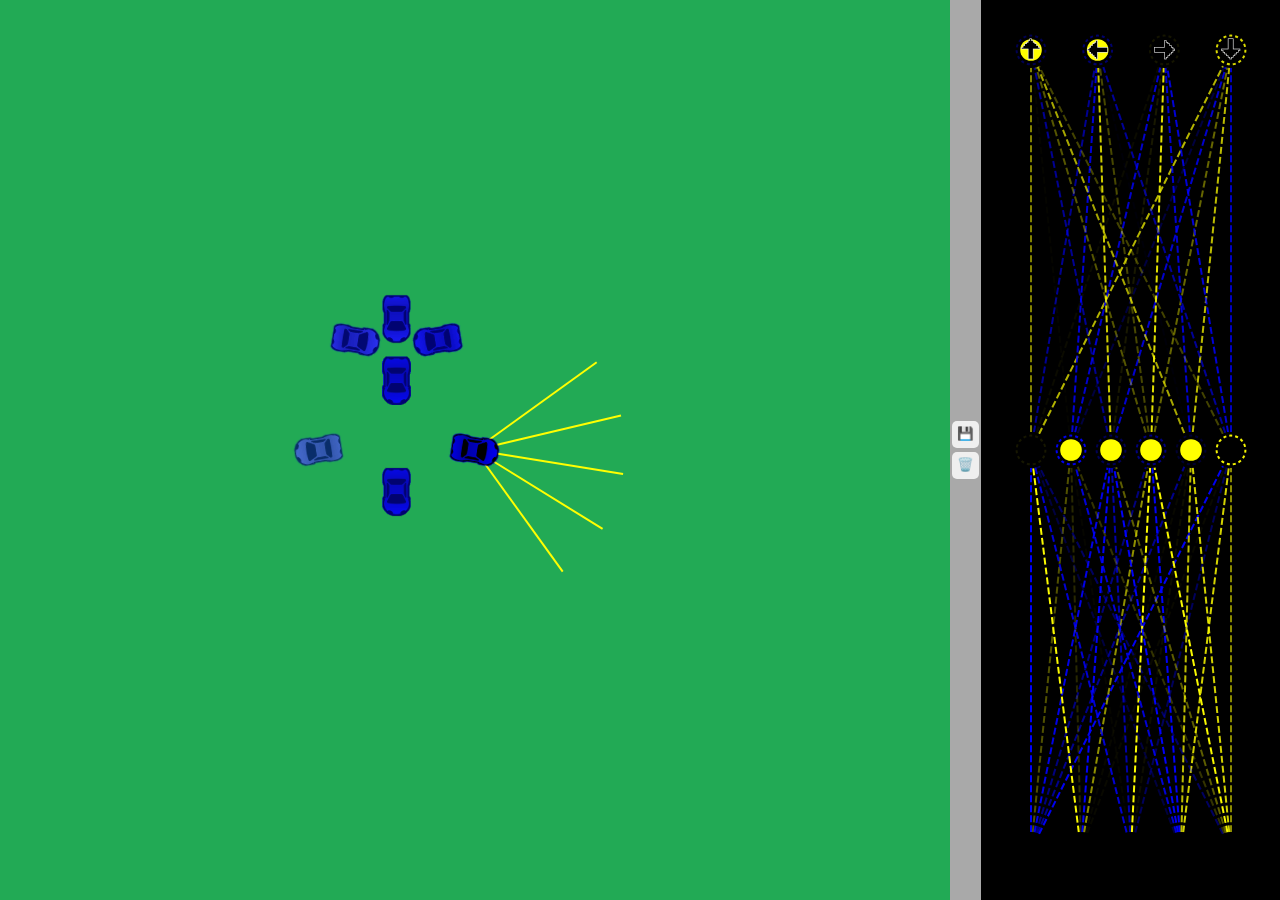
<file: 10. OpenStreetMap/index.html>
<!DOCTYPE html>
<head>
    <title>Self-driving car - No libraries</title>
    <link rel="stylesheet" href="style.css">
</head>
<body>
    <canvas id="carCanvas"></canvas>
    <div id="verticalButtons">
        <button onclick="save()">💾</button>
        <button onclick="discard()">🗑️</button>
    </div>
    <canvas id="networkCanvas"></canvas>
    <script src="world/js/world.js"></script>
    <script src="world/js/viewport.js"></script>
    <script src="world/js/markings/marking.js"></script>
    <script src="world/js/markings/stop.js"></script>
    <script src="world/js/markings/start.js"></script>
    <script src="world/js/markings/crossing.js"></script>
    <script src="world/js/markings/parking.js"></script>
    <script src="world/js/markings/light.js"></script>
    <script src="world/js/markings/target.js"></script>
    <script src="world/js/markings/yield.js"></script>
    <script src="world/js/editors/markingEditor.js"></script>
    <script src="world/js/editors/graphEditor.js"></script>
    <script src="world/js/editors/crossingEditor.js"></script>
    <script src="world/js/editors/stopEditor.js"></script>
    <script src="world/js/editors/startEditor.js"></script>
    <script src="world/js/editors/parkingEditor.js"></script>
    <script src="world/js/editors/lightEditor.js"></script>
    <script src="world/js/editors/targetEditor.js"></script>
    <script src="world/js/editors/yieldEditor.js"></script>
    <script src="world/js/items/tree.js"></script>
    <script src="world/js/items/building.js"></script>
    <script src="world/js/math/utils.js"></script>
    <script src="world/js/math/graph.js"></script>
    <script src="world/js/primitives/point.js"></script>
    <script src="world/js/primitives/segment.js"></script>
    <script src="world/js/primitives/polygon.js"></script>
    <script src="world/js/primitives/envelope.js"></script>

    <script src="visualizer.js"></script>
    <script src="network.js"></script>
    <script src="sensor.js"></script>
    <script src="utils.js"></script>
    <script src="controls.js"></script>
    <script src="car.js"></script>
    <script src="main.js"></script>
</body>
</html>
</file>
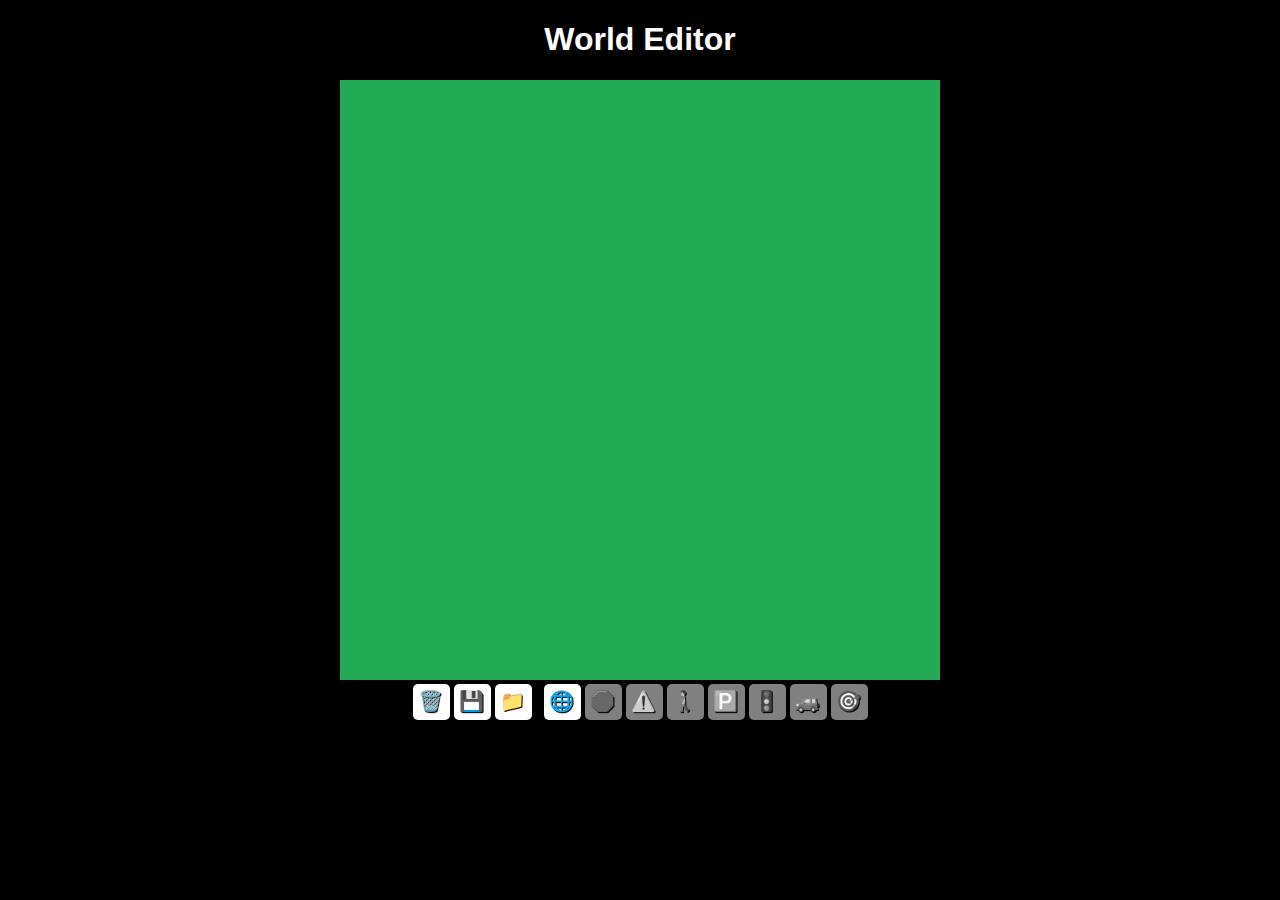
<file: 8. Saving The World/index.html>
<!DOCTYPE html>
<html>
   <head>
      <title>World Editor</title>
      <link rel="stylesheet" href="styles.css"/>
   </head>
   <body>
      <h1>World Editor</h1>
      <canvas id="myCanvas"></canvas>
      <div id="controls">
         <button onclick="dispose()">🗑️</button>
         <button onclick="save()">💾</button>
         <label for="fileInput" class="file-input-label">
            📁
            <input
               type="file"
               id="fileInput"
               accept=".world"
               onchange="load(event)"
            />
         </label>
         &nbsp;
         <button id="graphBtn" onclick="setMode('graph')">🌐</button>
         <button id="stopBtn" onclick="setMode('stop')">🛑</button>
         <button id="yieldBtn" onclick="setMode('yield')">⚠️</button>
         <button id="crossingBtn" onclick="setMode('crossing')">🚶</button>
         <button id="parkingBtn" onclick="setMode('parking')">🅿️</button>
         <button id="lightBtn" onclick="setMode('light')">🚦</button>
         <button id="startBtn" onclick="setMode('start')">🚙</button>
         <button id="targetBtn" onclick="setMode('target')">🎯</button>
      </div>

      <script src="js/world.js"></script>
      <script src="js/viewport.js"></script>
      <script src="js/markings/marking.js"></script>
      <script src="js/markings/stop.js"></script>
      <script src="js/markings/start.js"></script>
      <script src="js/markings/crossing.js"></script>
      <script src="js/markings/parking.js"></script>
      <script src="js/markings/light.js"></script>
      <script src="js/markings/target.js"></script>
      <script src="js/markings/yield.js"></script>
      <script src="js/editors/markingEditor.js"></script>
      <script src="js/editors/graphEditor.js"></script>
      <script src="js/editors/crossingEditor.js"></script>
      <script src="js/editors/stopEditor.js"></script>
      <script src="js/editors/startEditor.js"></script>
      <script src="js/editors/parkingEditor.js"></script>
      <script src="js/editors/lightEditor.js"></script>
      <script src="js/editors/targetEditor.js"></script>
      <script src="js/editors/yieldEditor.js"></script>
      <script src="js/items/tree.js"></script>
      <script src="js/items/building.js"></script>
      <script src="js/math/utils.js"></script>
      <script src="js/math/graph.js"></script>
      <script src="js/primitives/point.js"></script>
      <script src="js/primitives/segment.js"></script>
      <script src="js/primitives/polygon.js"></script>
      <script src="js/primitives/envelope.js"></script>
      <script>
         myCanvas.width = 600;
         myCanvas.height = 600;

         const ctx = myCanvas.getContext("2d");

         const worldString = localStorage.getItem("world");
         const worldInfo = worldString ? JSON.parse(worldString) : null;
         let world = worldInfo
            ? World.load(worldInfo)
            : new World(new Graph());
         const graph = world.graph; 

         const viewport = new Viewport(myCanvas, world.zoom, world.offset);

         const tools = {
            graph: { button: graphBtn, editor: new GraphEditor(viewport, graph) },
            stop: { button: stopBtn, editor: new StopEditor(viewport, world) },
            crossing: { button: crossingBtn, editor: new CrossingEditor(viewport, world) },
            start: { button: startBtn, editor: new StartEditor(viewport, world) },
            parking: { button: parkingBtn, editor: new ParkingEditor(viewport, world) },
            light: { button: lightBtn, editor: new LightEditor(viewport, world) },
            target: { button: targetBtn, editor: new TargetEditor(viewport, world) },
            yield: { button: yieldBtn, editor: new YieldEditor(viewport, world) },
         };

         let oldGraphHash = graph.hash();

         setMode("graph");

         animate();

         function animate() {
            viewport.reset();
            if (graph.hash() != oldGraphHash) {
               world.generate();
               oldGraphHash = graph.hash();
            }
            const viewPoint = scale(viewport.getOffset(), -1);
            world.draw(ctx, viewPoint);
            ctx.globalAlpha = 0.3;
            for (const tool of Object.values(tools)) {
               tool.editor.display();
            }
            requestAnimationFrame(animate);
         }

         function dispose() {
            tools["graph"].editor.dispose();
            world.markings.length = 0;
         }

         function save() {
            world.zoom = viewport.zoom;
            world.offset = viewport.offset;

            const element = document.createElement("a");
            element.setAttribute(
               "href",
               "data:application/json;charset=utf-8," +
                  encodeURIComponent(JSON.stringify(world))
            );

            const fileName = "name.world";
            element.setAttribute("download", fileName);

            element.click();

            localStorage.setItem("world", JSON.stringify(world));
         }

         function load(event) {
            const file = event.target.files[0];

            if (!file) {
               alert("No file selected.");
               return;
            }

            const reader = new FileReader();
            reader.readAsText(file);

            reader.onload = (evt) => {
               const fileContent = evt.target.result;
               const jsonData = JSON.parse(fileContent);
               world = World.load(jsonData);
               localStorage.setItem("world", JSON.stringify(world));
               location.reload();
            }
         }

         function setMode(mode) {
            dissableEditors();
            tools[mode].button.style.backgroundColor = "white";
            tools[mode].button.style.filter = "";
            tools[mode].editor.enable();
         }

         function dissableEditors() {
            for (const tool of Object.values(tools)) {
               tool.button.style.backgroundColor = "gray";
               tool.button.style.filter = "grayscale(100%)";
               tool.editor.disable();
            }
         }
      </script>
   </body>
</html>
</file>
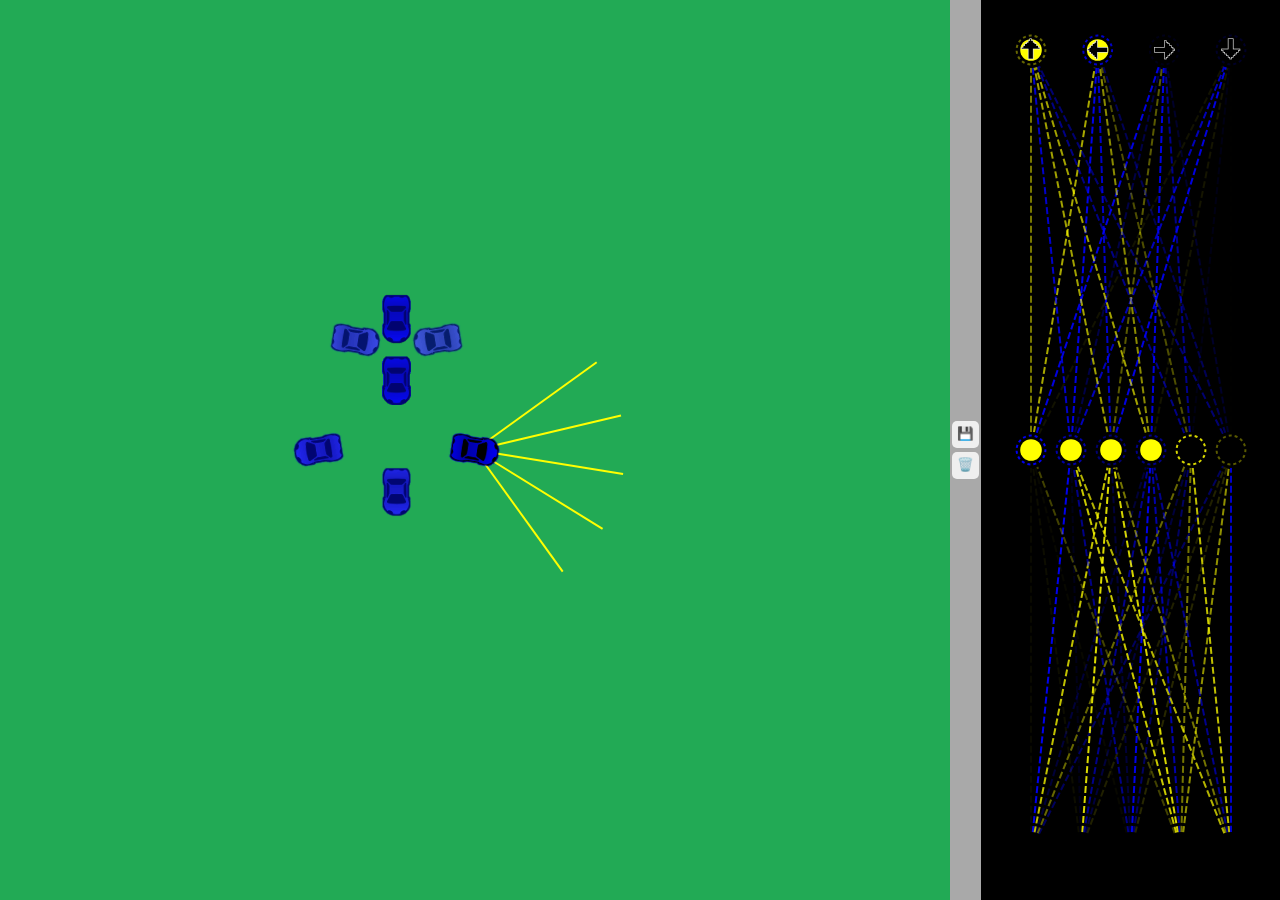
<file: Integration/index.html>
<!DOCTYPE html>
<head>
    <title>DriveX</title>
    <link rel="stylesheet" href="style.css">
</head>
<body>
    <canvas id="carCanvas"></canvas>
    <div id="verticalButtons">
        <button onclick="save()">💾</button>
        <button onclick="discard()">🗑️</button>
    </div>
    <canvas id="networkCanvas"></canvas>
    <script src="world/js/world.js"></script>
    <script src="world/js/viewport.js"></script>
    <script src="world/js/markings/marking.js"></script>
    <script src="world/js/markings/stop.js"></script>
    <script src="world/js/markings/start.js"></script>
    <script src="world/js/markings/crossing.js"></script>
    <script src="world/js/markings/parking.js"></script>
    <script src="world/js/markings/light.js"></script>
    <script src="world/js/markings/target.js"></script>
    <script src="world/js/markings/yield.js"></script>
    <script src="world/js/editors/markingEditor.js"></script>
    <script src="world/js/editors/graphEditor.js"></script>
    <script src="world/js/editors/crossingEditor.js"></script>
    <script src="world/js/editors/stopEditor.js"></script>
    <script src="world/js/editors/startEditor.js"></script>
    <script src="world/js/editors/parkingEditor.js"></script>
    <script src="world/js/editors/lightEditor.js"></script>
    <script src="world/js/editors/targetEditor.js"></script>
    <script src="world/js/editors/yieldEditor.js"></script>
    <script src="world/js/items/tree.js"></script>
    <script src="world/js/items/building.js"></script>
    <script src="world/js/math/utils.js"></script>
    <script src="world/js/math/graph.js"></script>
    <script src="world/js/primitives/point.js"></script>
    <script src="world/js/primitives/segment.js"></script>
    <script src="world/js/primitives/polygon.js"></script>
    <script src="world/js/primitives/envelope.js"></script>

    <script src="visualizer.js"></script>
    <script src="network.js"></script>
    <script src="sensor.js"></script>
    <script src="utils.js"></script>
    <script src="controls.js"></script>
    <script src="car.js"></script>
    <script src="main.js"></script>
</body>
</html>
</file>
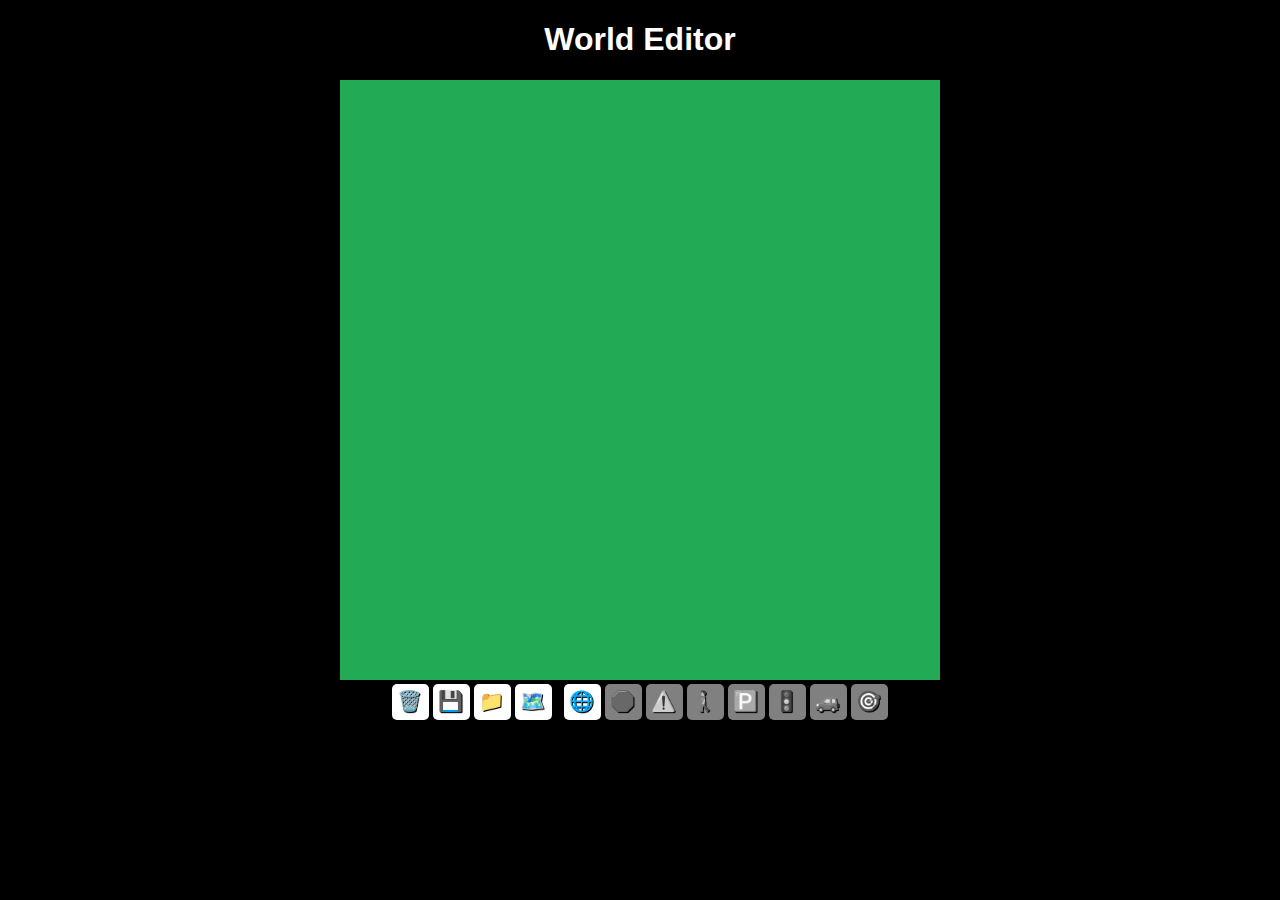
<file: 10. OpenStreetMap/world/index.html>
<!DOCTYPE html>
<html>
   <head>
      <title>World Editor</title>
      <link rel="stylesheet" href="styles.css"/>
   </head>
   <body>
      <h1>World Editor</h1>
      <canvas id="myCanvas"></canvas>
      <div id="controls">
         <button onclick="dispose()">🗑️</button>
         <button onclick="save()">💾</button>
         <label for="fileInput" class="file-input-label">
            📁
            <input
               type="file"
               id="fileInput"
               accept=".world"
               onchange="load(event)"
            />
         </label>
         <button onclick="openOsmPanel()">🗺️</button>
         &nbsp;
         <button id="graphBtn" onclick="setMode('graph')">🌐</button>
         <button id="stopBtn" onclick="setMode('stop')">🛑</button>
         <button id="yieldBtn" onclick="setMode('yield')">⚠️</button>
         <button id="crossingBtn" onclick="setMode('crossing')">🚶</button>
         <button id="parkingBtn" onclick="setMode('parking')">🅿️</button>
         <button id="lightBtn" onclick="setMode('light')">🚦</button>
         <button id="startBtn" onclick="setMode('start')">🚙</button>
         <button id="targetBtn" onclick="setMode('target')">🎯</button>

         <div id="osmPanel" style="display:none;">
            <textarea id="osmDataContainer" rows="10" cols="50" 
               placeholder="Paste OSM data here"></textarea>
            <div>
               <button onclick="parseOsmData()">✔️</button>
               <button onclick="closeOsmPanel()">❌</button>
            </div>
         </div>
      </div>

      <script src="js/world.js"></script>
      <script src="js/viewport.js"></script>
      <script src="js/markings/marking.js"></script>
      <script src="js/markings/stop.js"></script>
      <script src="js/markings/start.js"></script>
      <script src="js/markings/crossing.js"></script>
      <script src="js/markings/parking.js"></script>
      <script src="js/markings/light.js"></script>
      <script src="js/markings/target.js"></script>
      <script src="js/markings/yield.js"></script>
      <script src="js/editors/markingEditor.js"></script>
      <script src="js/editors/graphEditor.js"></script>
      <script src="js/editors/crossingEditor.js"></script>
      <script src="js/editors/stopEditor.js"></script>
      <script src="js/editors/startEditor.js"></script>
      <script src="js/editors/parkingEditor.js"></script>
      <script src="js/editors/lightEditor.js"></script>
      <script src="js/editors/targetEditor.js"></script>
      <script src="js/editors/yieldEditor.js"></script>
      <script src="js/items/tree.js"></script>
      <script src="js/items/building.js"></script>
      <script src="js/math/utils.js"></script>
      <script src="js/math/graph.js"></script>
      <script src="js/math/osm.js"></script>
      <script src="js/primitives/point.js"></script>
      <script src="js/primitives/segment.js"></script>
      <script src="js/primitives/polygon.js"></script>
      <script src="js/primitives/envelope.js"></script>
      <script>
         myCanvas.width = 600;
         myCanvas.height = 600;

         const ctx = myCanvas.getContext("2d");

         const worldString = localStorage.getItem("world");
         const worldInfo = worldString ? JSON.parse(worldString) : null;
         let world = worldInfo
            ? World.load(worldInfo)
            : new World(new Graph());
         const graph = world.graph; 

         const viewport = new Viewport(myCanvas, world.zoom, world.offset);

         const tools = {
            graph: { button: graphBtn, editor: new GraphEditor(viewport, graph) },
            stop: { button: stopBtn, editor: new StopEditor(viewport, world) },
            crossing: { button: crossingBtn, editor: new CrossingEditor(viewport, world) },
            start: { button: startBtn, editor: new StartEditor(viewport, world) },
            parking: { button: parkingBtn, editor: new ParkingEditor(viewport, world) },
            light: { button: lightBtn, editor: new LightEditor(viewport, world) },
            target: { button: targetBtn, editor: new TargetEditor(viewport, world) },
            yield: { button: yieldBtn, editor: new YieldEditor(viewport, world) },
         };

         let oldGraphHash = graph.hash();

         setMode("graph");

         animate();

         function animate() {
            viewport.reset();
            if (graph.hash() != oldGraphHash) {
               world.generate();
               oldGraphHash = graph.hash();
            }
            const viewPoint = scale(viewport.getOffset(), -1);
            world.draw(ctx, viewPoint);
            ctx.globalAlpha = 0.3;
            for (const tool of Object.values(tools)) {
               tool.editor.display();
            }
            requestAnimationFrame(animate);
         }

         function dispose() {
            tools["graph"].editor.dispose();
            world.markings.length = 0;
         }

         function save() {
            world.zoom = viewport.zoom;
            world.offset = viewport.offset;

            const element = document.createElement("a");
            element.setAttribute(
               "href",
               "data:application/json;charset=utf-8," +
                  encodeURIComponent(JSON.stringify(world))
            );

            const fileName = "name.world";
            element.setAttribute("download", fileName);

            element.click();

            localStorage.setItem("world", JSON.stringify(world));
         }

         function load(event) {
            const file = event.target.files[0];

            if (!file) {
               alert("No file selected.");
               return;
            }

            const reader = new FileReader();
            reader.readAsText(file);

            reader.onload = (evt) => {
               const fileContent = evt.target.result;
               const jsonData = JSON.parse(fileContent);
               world = World.load(jsonData);
               localStorage.setItem("world", JSON.stringify(world));
               location.reload();
            }
         }

         function setMode(mode) {
            dissableEditors();
            tools[mode].button.style.backgroundColor = "white";
            tools[mode].button.style.filter = "";
            tools[mode].editor.enable();
         }

         function dissableEditors() {
            for (const tool of Object.values(tools)) {
               tool.button.style.backgroundColor = "gray";
               tool.button.style.filter = "grayscale(100%)";
               tool.editor.disable();
            }
         }

         function openOsmPanel() {
            osmPanel.style.display = "block";
         }

         function closeOsmPanel() {
            osmPanel.style.display = "none";
         }

         function parseOsmData() {
            if (osmDataContainer.value == "") {
               alert("Paste data first");
               return;
            }
            const res = Osm.parseRoads(JSON.parse(osmDataContainer.value));
            graph.points = res.points;
            graph.segments = res.segments;
            closeOsmPanel();
         }
      </script>
   </body>
</html>
</file>
<file: 10. OpenStreetMap/style.css>
body{
    margin:0;
    background:darkgray;
    overflow:hidden;
    display:flex;
    justify-content:center;
    align-items:center;
}

#verticalButtons{
    display:flex;
    flex-direction:column;
}

button{
    border: none;
    border-radius: 5px;
    padding: 5px 5px 7px 5px;
    margin: 2px;
    cursor:pointer;
}
button:hover{
    background:blue;
}

#networkCanvas{
    background:black;
}
#carCanvas{
    background:#2a5;
}
</file>
<file: 8. Saving The World/styles.css>
body {
   background-color: black;
   text-align: center;
}

h1 {
   color: white;
   font-family: Arial;
}

#myCanvas {
   background-color: #2a5;
}

button, .file-input-label {
   display: inline-block;
   background-color: white;
   font-size: 20px;
   padding: 5px 7px 7px 5px;
   border: none;
   border-radius: 5px;
   text-shadow: 1px 1px black;
   cursor: pointer;
}

input[type="file"] {
   display: none;
}
</file>
<file: Integration/style.css>
body{
    margin:0;
    background:darkgray;
    overflow:hidden;
    display:flex;
    justify-content:center;
    align-items:center;
}

#verticalButtons{
    display:flex;
    flex-direction:column;
}

button{
    border: none;
    border-radius: 5px;
    padding: 5px 5px 7px 5px;
    margin: 2px;
    cursor:pointer;
}
button:hover{
    background:blue;
}

#networkCanvas{
    background:black;
}
#carCanvas{
    background:#2a5;
}
</file>
<file: 10. OpenStreetMap/world/styles.css>
body {
   background-color: black;
   text-align: center;
   overflow: hidden;
}

h1 {
   color: white;
   font-family: Arial;
}

#myCanvas {
   background-color: #2a5;
}

button, .file-input-label {
   display: inline-block;
   background-color: white;
   font-size: 20px;
   padding: 5px 7px 7px 5px;
   border: none;
   border-radius: 5px;
   text-shadow: 1px 1px black;
   cursor: pointer;
}

input[type="file"] {
   display: none;
}

#osmPanel {
   position: absolute;
   top: 50%;
   left: 50%;
   transform: translate(-50%,-50%);
   background-color: rgba(0, 0, 0, 0.7);
   padding: 5000px;
}
</file>
